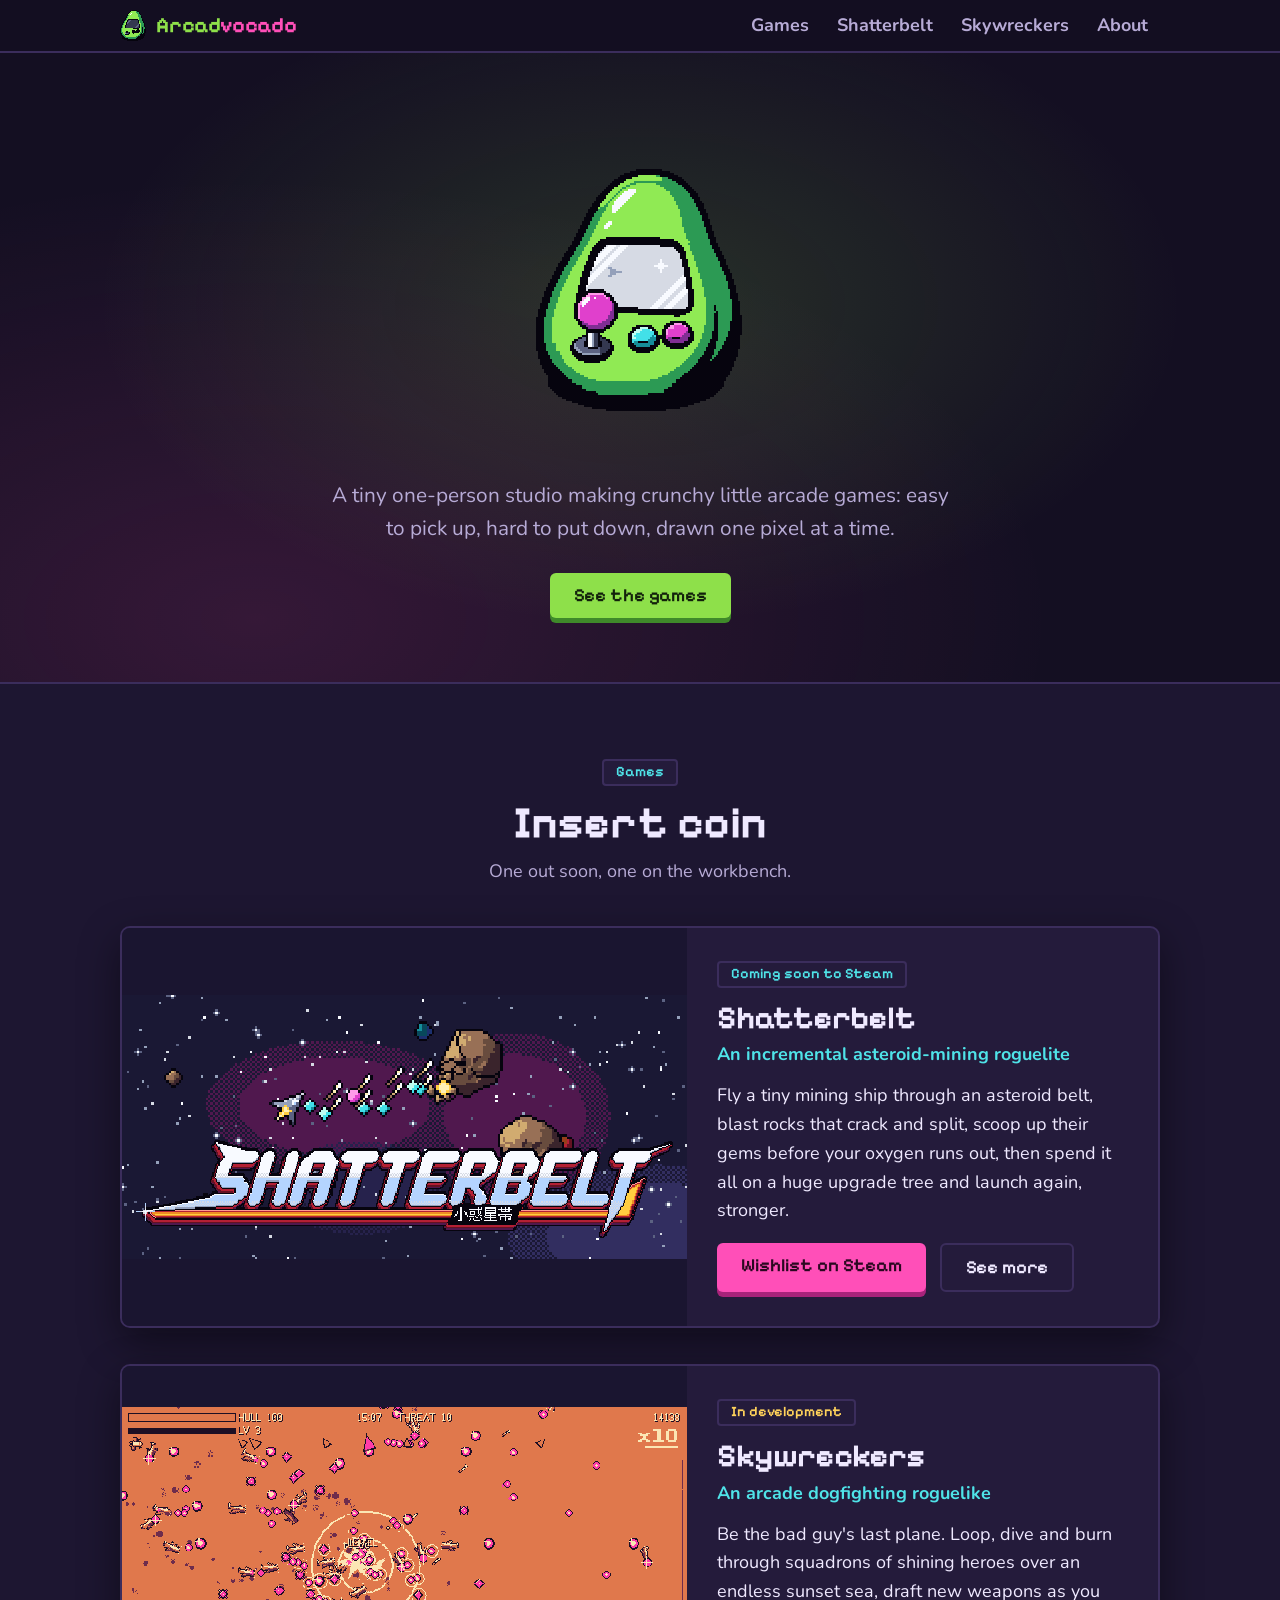
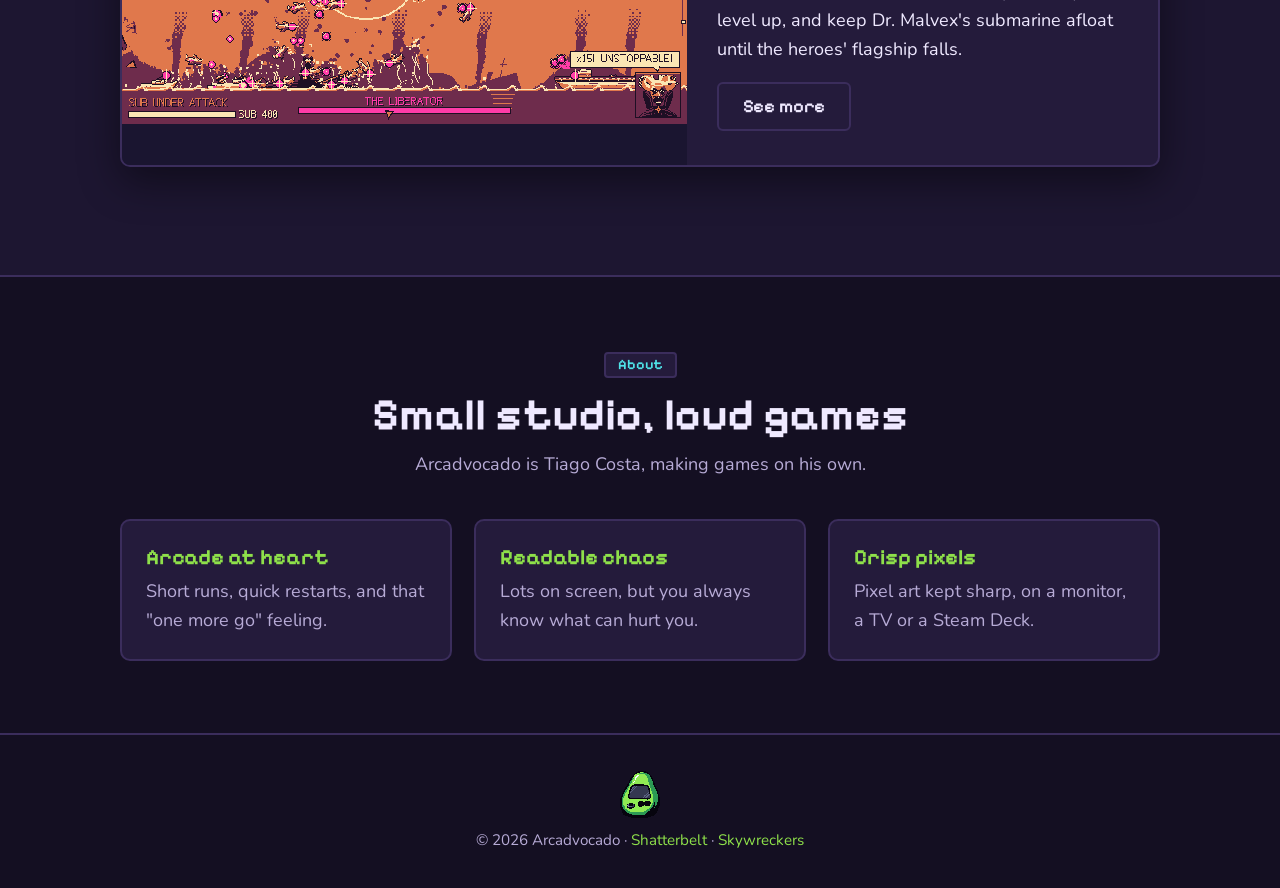
<file: index.html>
<!doctype html>
<html lang="en">
<head>
<meta charset="utf-8">
<meta name="viewport" content="width=device-width, initial-scale=1">
<title>Arcadvocado · tiny arcade games</title>
<meta name="description" content="Arcadvocado is a one-person indie studio making crunchy little arcade games in pixel art. Now: Shatterbelt, an asteroid-mining roguelite. Next: Skywreckers.">
<meta property="og:title" content="Arcadvocado">
<meta property="og:description" content="A one-person indie studio making crunchy little arcade games. Shatterbelt is coming to Steam.">
<meta property="og:image" content="https://arcadvocado.com/img/share.png">
<meta property="og:url" content="https://arcadvocado.com/">
<meta name="twitter:card" content="summary_large_image">
<link rel="icon" href="img/icon.png">
<link rel="preconnect" href="https://fonts.googleapis.com">
<link rel="preconnect" href="https://fonts.gstatic.com" crossorigin>
<link href="https://fonts.googleapis.com/css2?family=Pixelify+Sans:wght@500;600;700&family=Nunito:wght@400;600;700&display=swap" rel="stylesheet">
<link rel="stylesheet" href="style.css">
</head>
<body>

<header class="topbar">
  <div class="wrap">
    <nav>
      <a class="brand" href="./"><img class="px" src="img/icon.png" width="103" height="121" alt=""><span>Arcad<b>vocado</b></span></a>
      <ul>
        <li><a href="#games">Games</a></li>
        <li><a href="shatterbelt/">Shatterbelt</a></li>
        <li><a href="skywreckers/">Skywreckers</a></li>
        <li><a href="#about">About</a></li>
      </ul>
    </nav>
  </div>
</header>

<div class="studio-hero">
  <div id="studio-flash" aria-hidden="true"></div>
  <div class="wrap">
    <h1 class="studio-stage">
      <span class="sr">Arcadvocado</span>
      <canvas id="studio-logo" class="px" width="320" height="180" role="img" title="Play it again" aria-label="The Arcadvocado logo: an avocado-shaped arcade cabinet drops in, plays a riff on its joystick and buttons, and its name slams into place"></canvas>
      <noscript><img class="px" src="img/arcadvocado_logo.png" width="203" height="164" alt="The Arcadvocado logo" style="width:406px;margin:0 auto"></noscript>
    </h1>
    <p class="lead">A tiny one-person studio making crunchy little arcade games: easy to pick up, hard to put down, drawn one pixel at a time.</p>
    <div class="btns">
      <a class="btn btn-green" href="#games">See the games</a>
    </div>
  </div>
</div>

<section class="alt" id="games">
  <div class="wrap">
    <div class="section-title">
      <span class="tag">Games</span>
      <h2>Insert coin</h2>
      <p>One out soon, one on the workbench.</p>
    </div>

    <div class="game-card">
      <a class="art" href="shatterbelt/"><img class="px" src="img/shatterbelt/header.png" width="920" height="430" alt="Shatterbelt: a little mining ship firing at a cracking asteroid over the game's logo"></a>
      <div class="info">
        <span class="tag">Coming soon to Steam</span>
        <h3>Shatterbelt</h3>
        <p class="sub">An incremental asteroid-mining roguelite</p>
        <p>Fly a tiny mining ship through an asteroid belt, blast rocks that crack and split, scoop up their gems before your oxygen runs out, then spend it all on a huge upgrade tree and launch again, stronger.</p>
        <div class="btns">
          <a class="btn btn-pink" href="https://store.steampowered.com/app/2623060/">Wishlist on Steam</a>
          <a class="btn btn-line" href="shatterbelt/">See more</a>
        </div>
      </div>
    </div>

    <div class="game-card">
      <a class="art" href="skywreckers/"><img class="px" src="img/skywreckers/shots/liberator.webp" width="640" height="360" alt="Skywreckers: a sky full of hero fighters and pink flak over a sunset sea, a x10 combo on the counter"></a>
      <div class="info">
        <span class="tag dev">In development</span>
        <h3>Skywreckers</h3>
        <p class="sub">An arcade dogfighting roguelike</p>
        <p>Be the bad guy's last plane. Loop, dive and burn through squadrons of shining heroes over an endless sunset sea, draft new weapons as you level up, and keep Dr. Malvex's submarine afloat until the heroes' flagship falls.</p>
        <div class="btns">
          <a class="btn btn-line" href="skywreckers/">See more</a>
        </div>
      </div>
    </div>
  </div>
</section>

<section id="about">
  <div class="wrap">
    <div class="section-title">
      <span class="tag">About</span>
      <h2>Small studio, loud games</h2>
      <p>Arcadvocado is Tiago Costa, making games on his own.</p>
    </div>
    <div class="about-grid">
      <div class="bubble"><h3>Arcade at heart</h3><p>Short runs, quick restarts, and that "one more go" feeling.</p></div>
      <div class="bubble"><h3>Readable chaos</h3><p>Lots on screen, but you always know what can hurt you.</p></div>
      <div class="bubble"><h3>Crisp pixels</h3><p>Pixel art kept sharp, on a monitor, a TV or a Steam Deck.</p></div>
    </div>
  </div>
</section>

<footer>
  <img class="px" src="img/icon.png" width="103" height="121" alt="">
  © 2026 Arcadvocado · <a href="shatterbelt/">Shatterbelt</a> · <a href="skywreckers/">Skywreckers</a>
</footer>

<script src="js/studio.js"></script>
</body>
</html>
</file>
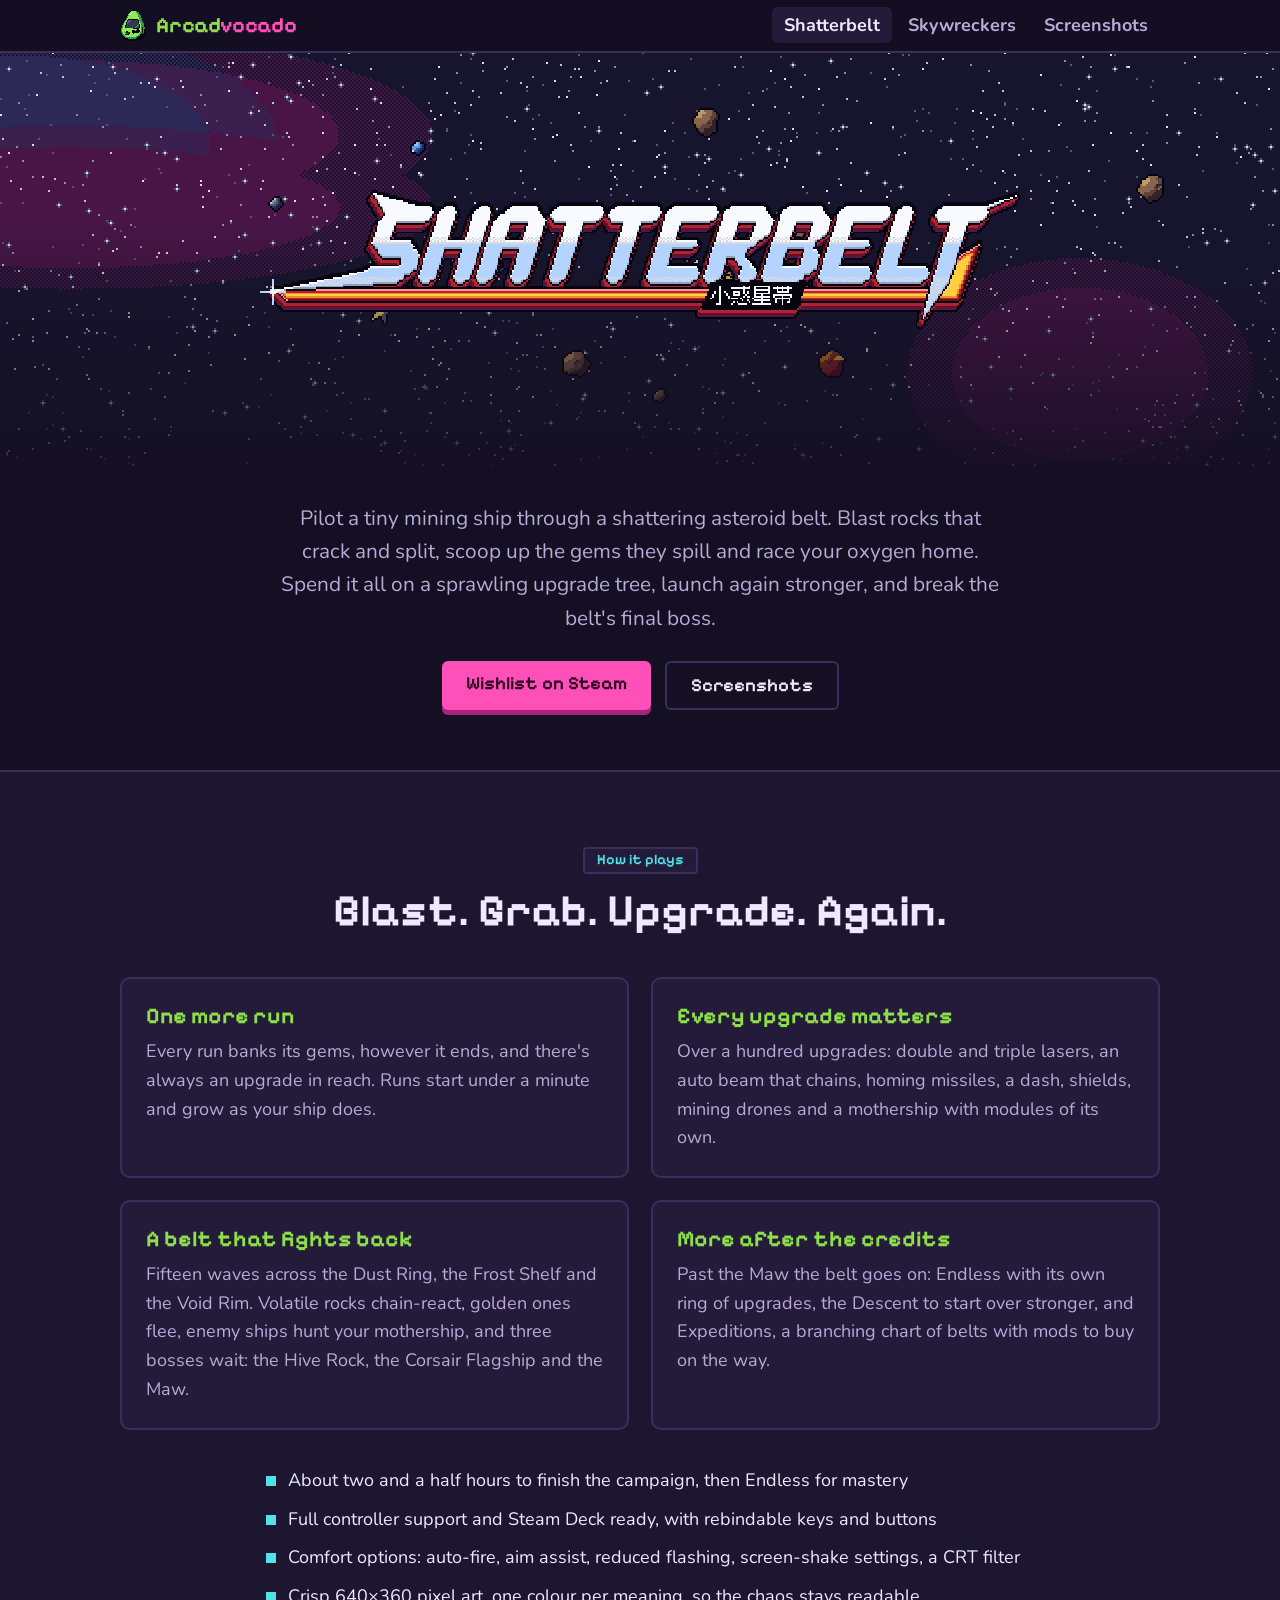
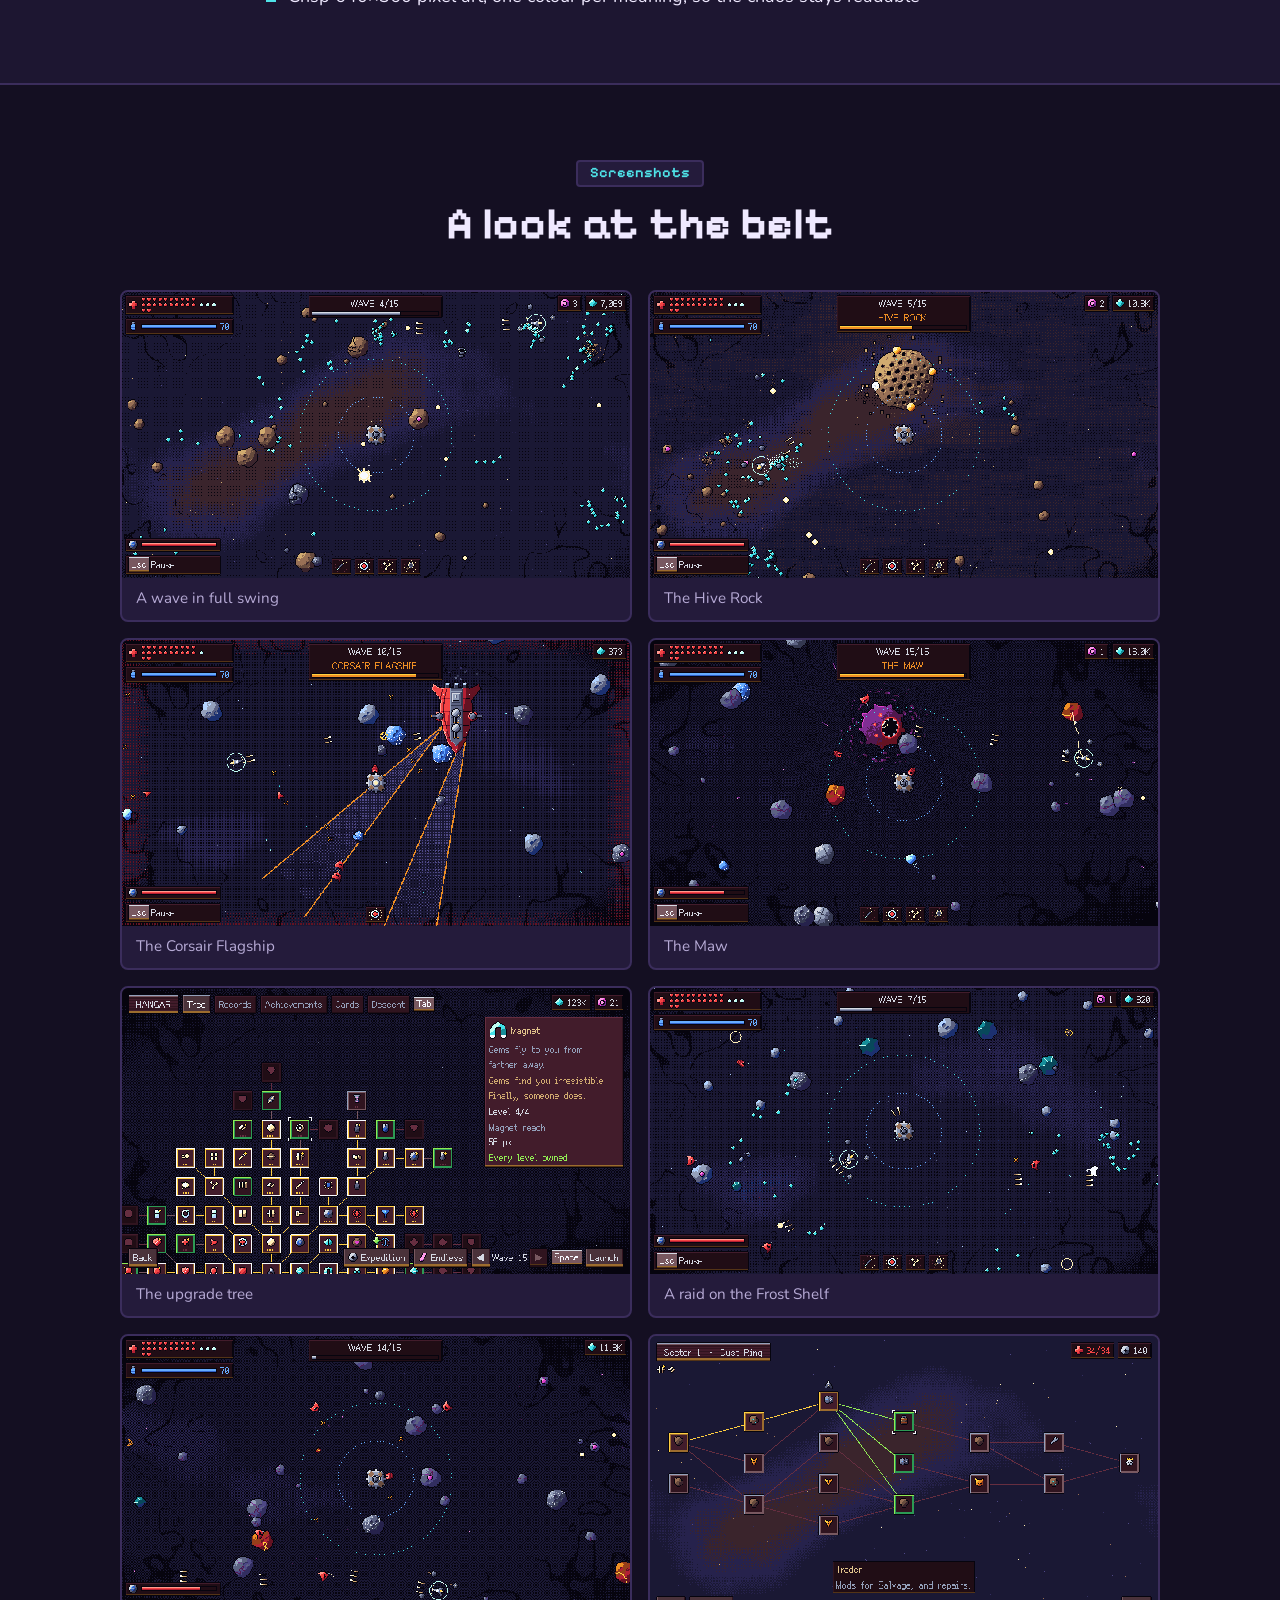
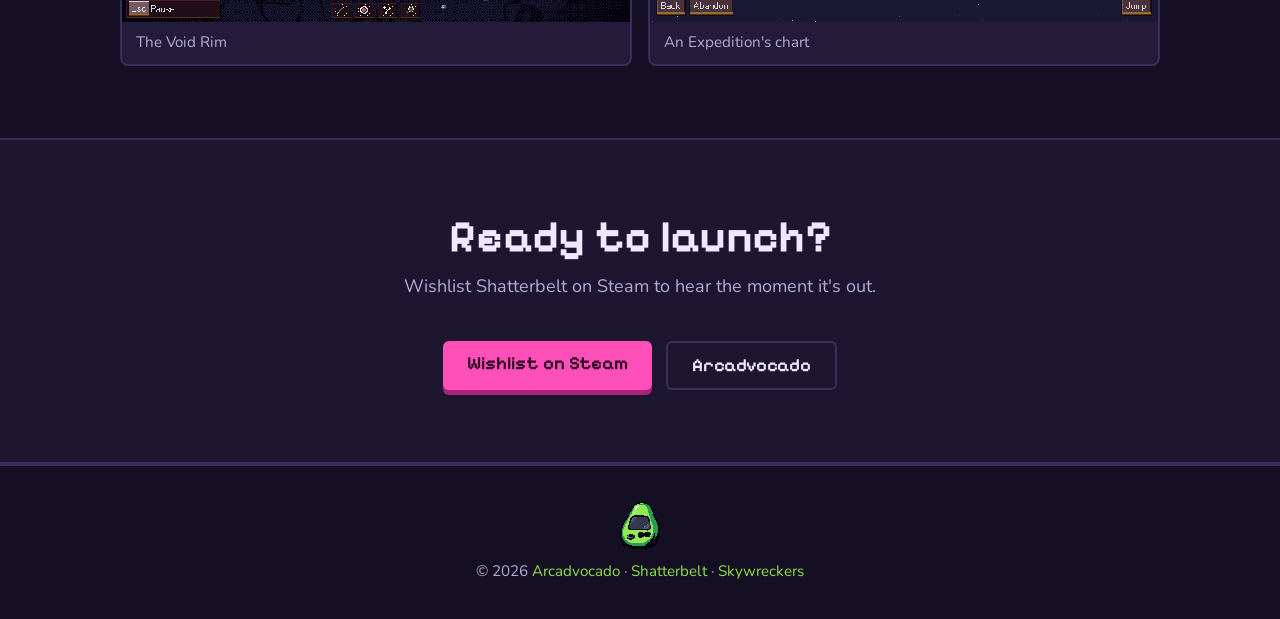
<file: shatterbelt/index.html>
<!doctype html>
<html lang="en">
<head>
<meta charset="utf-8">
<meta name="viewport" content="width=device-width, initial-scale=1">
<title>Shatterbelt · Arcadvocado</title>
<meta name="description" content="Pilot a tiny mining ship through a shattering asteroid belt. Blast rocks that crack and split, grab their gems before your oxygen runs out, and spend them on a 100+ node upgrade tree. Wishlist Shatterbelt on Steam.">
<meta property="og:title" content="Shatterbelt">
<meta property="og:description" content="Blast rocks, grab gems, race your oxygen home, upgrade, go again. Wishlist on Steam.">
<meta property="og:image" content="https://arcadvocado.com/img/shatterbelt/header.png">
<meta property="og:url" content="https://arcadvocado.com/shatterbelt/">
<meta name="twitter:card" content="summary_large_image">
<link rel="icon" href="../img/icon.png">
<link rel="preconnect" href="https://fonts.googleapis.com">
<link rel="preconnect" href="https://fonts.gstatic.com" crossorigin>
<link href="https://fonts.googleapis.com/css2?family=Pixelify+Sans:wght@500;600;700&family=Nunito:wght@400;600;700&display=swap" rel="stylesheet">
<link rel="stylesheet" href="../style.css">
</head>
<body>

<header class="topbar">
  <div class="wrap">
    <nav>
      <a class="brand" href="../"><img class="px" src="../img/icon.png" width="103" height="121" alt=""><span>Arcad<b>vocado</b></span></a>
      <ul>
        <li><a href="../shatterbelt/" aria-current="page">Shatterbelt</a></li>
        <li><a href="../skywreckers/">Skywreckers</a></li>
        <li><a href="#screens">Screenshots</a></li>
      </ul>
    </nav>
  </div>
</header>

<div class="game-hero">
  <img class="backdrop px" src="../img/shatterbelt/hero.png" width="1920" height="620" alt="">
  <div class="over">
    <h1 style="margin:0"><span class="sr">Shatterbelt</span><img class="title-logo px" src="../img/shatterbelt/logo.png" width="874" height="160" alt="Shatterbelt"></h1>
  </div>
</div>
<div class="game-intro">
  <div class="wrap">
    <p class="lead">Pilot a tiny mining ship through a shattering asteroid belt. Blast rocks that crack and split, scoop up the gems they spill and race your oxygen home. Spend it all on a sprawling upgrade tree, launch again stronger, and break the belt's final boss.</p>
    <div class="btns">
      <a class="btn btn-pink" href="https://store.steampowered.com/app/2623060/">Wishlist on Steam</a>
      <a class="btn btn-line" href="#screens">Screenshots</a>
    </div>
  </div>
</div>

<section class="alt" id="play">
  <div class="wrap">
    <div class="section-title">
      <span class="tag">How it plays</span>
      <h2>Blast. Grab. Upgrade. Again.</h2>
    </div>
    <div class="features">
      <div class="feature"><h3>One more run</h3><p>Every run banks its gems, however it ends, and there's always an upgrade in reach. Runs start under a minute and grow as your ship does.</p></div>
      <div class="feature"><h3>Every upgrade matters</h3><p>Over a hundred upgrades: double and triple lasers, an auto beam that chains, homing missiles, a dash, shields, mining drones and a mothership with modules of its own.</p></div>
      <div class="feature"><h3>A belt that fights back</h3><p>Fifteen waves across the Dust Ring, the Frost Shelf and the Void Rim. Volatile rocks chain-react, golden ones flee, enemy ships hunt your mothership, and three bosses wait: the Hive Rock, the Corsair Flagship and the Maw.</p></div>
      <div class="feature"><h3>More after the credits</h3><p>Past the Maw the belt goes on: Endless with its own ring of upgrades, the Descent to start over stronger, and Expeditions, a branching chart of belts with mods to buy on the way.</p></div>
    </div>
    <ul class="facts">
      <li>About two and a half hours to finish the campaign, then Endless for mastery</li>
      <li>Full controller support and Steam Deck ready, with rebindable keys and buttons</li>
      <li>Comfort options: auto-fire, aim assist, reduced flashing, screen-shake settings, a CRT filter</li>
      <li>Crisp 640×360 pixel art, one colour per meaning, so the chaos stays readable</li>
    </ul>
  </div>
</section>

<section id="screens">
  <div class="wrap">
    <div class="section-title">
      <span class="tag">Screenshots</span>
      <h2>A look at the belt</h2>
    </div>
    <div class="gallery">
      <figure><img class="px" src="../img/shatterbelt/shots/crowd.webp" width="1920" height="1080" loading="lazy" alt="The ship in a crowded wave of asteroids and gems"><figcaption>A wave in full swing</figcaption></figure>
      <figure><img class="px" src="../img/shatterbelt/shots/hive.webp" width="1920" height="1080" loading="lazy" alt="The Hive Rock boss over the mothership"><figcaption>The Hive Rock</figcaption></figure>
      <figure><img class="px" src="../img/shatterbelt/shots/corsair.webp" width="1920" height="1080" loading="lazy" alt="The Corsair Flagship sweeping the belt with beams"><figcaption>The Corsair Flagship</figcaption></figure>
      <figure><img class="px" src="../img/shatterbelt/shots/maw.webp" width="1920" height="1080" loading="lazy" alt="The Maw, the final boss"><figcaption>The Maw</figcaption></figure>
      <figure><img class="px" src="../img/shatterbelt/shots/hangar.webp" width="1920" height="1080" loading="lazy" alt="The upgrade tree in the Hangar"><figcaption>The upgrade tree</figcaption></figure>
      <figure><img class="px" src="../img/shatterbelt/shots/frost_raid.webp" width="1920" height="1080" loading="lazy" alt="Raiders in the Frost Shelf"><figcaption>A raid on the Frost Shelf</figcaption></figure>
      <figure><img class="px" src="../img/shatterbelt/shots/void_storm.webp" width="1920" height="1080" loading="lazy" alt="A storm of rocks in the Void Rim"><figcaption>The Void Rim</figcaption></figure>
      <figure><img class="px" src="../img/shatterbelt/shots/expedition.webp" width="1920" height="1080" loading="lazy" alt="The branching chart of an Expedition"><figcaption>An Expedition's chart</figcaption></figure>
    </div>
  </div>
</section>

<section class="alt cta">
  <div class="wrap">
    <div class="section-title">
      <h2>Ready to launch?</h2>
      <p>Wishlist Shatterbelt on Steam to hear the moment it's out.</p>
    </div>
    <div class="btns">
      <a class="btn btn-pink" href="https://store.steampowered.com/app/2623060/">Wishlist on Steam</a>
      <a class="btn btn-line" href="../">Arcadvocado</a>
    </div>
  </div>
</section>

<footer>
  <img class="px" src="../img/icon.png" width="103" height="121" alt="">
  © 2026 <a href="../">Arcadvocado</a> · <a href="../shatterbelt/">Shatterbelt</a> · <a href="../skywreckers/">Skywreckers</a>
</footer>

</body>
</html>
</file>
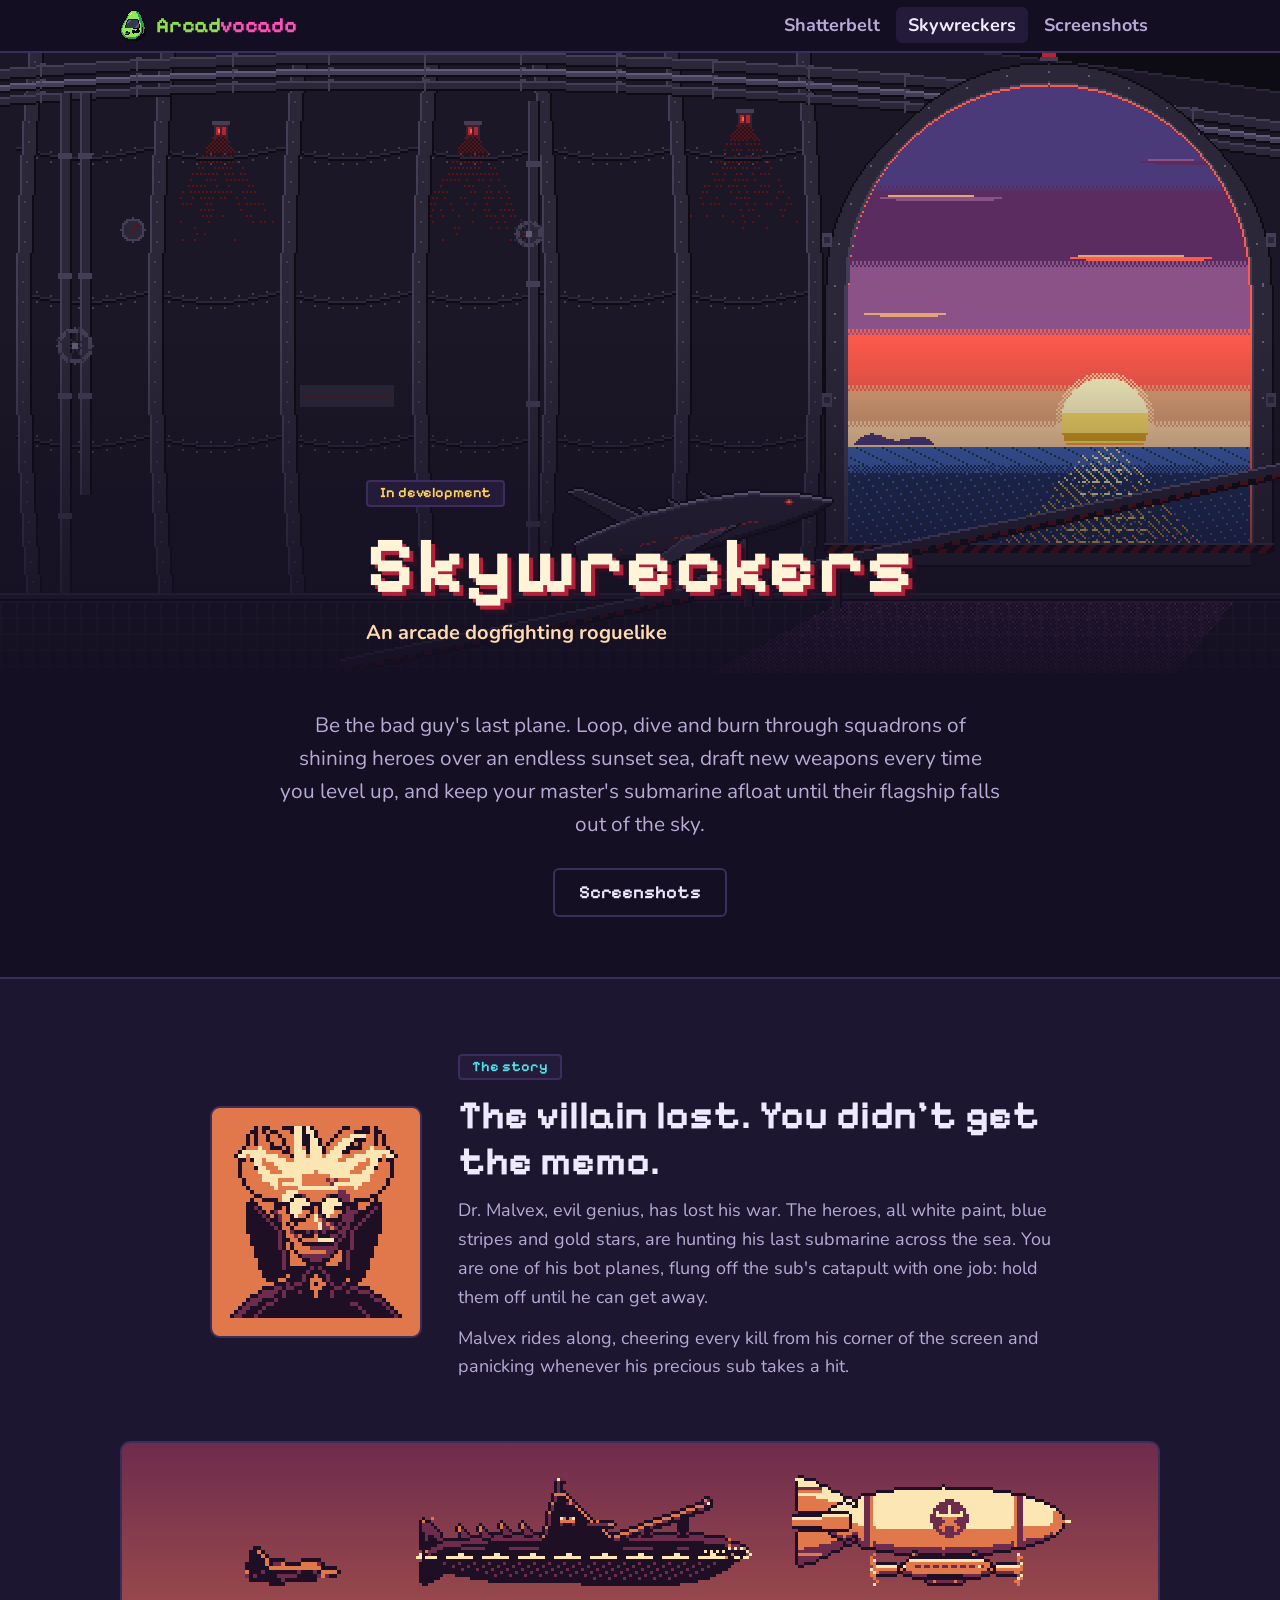
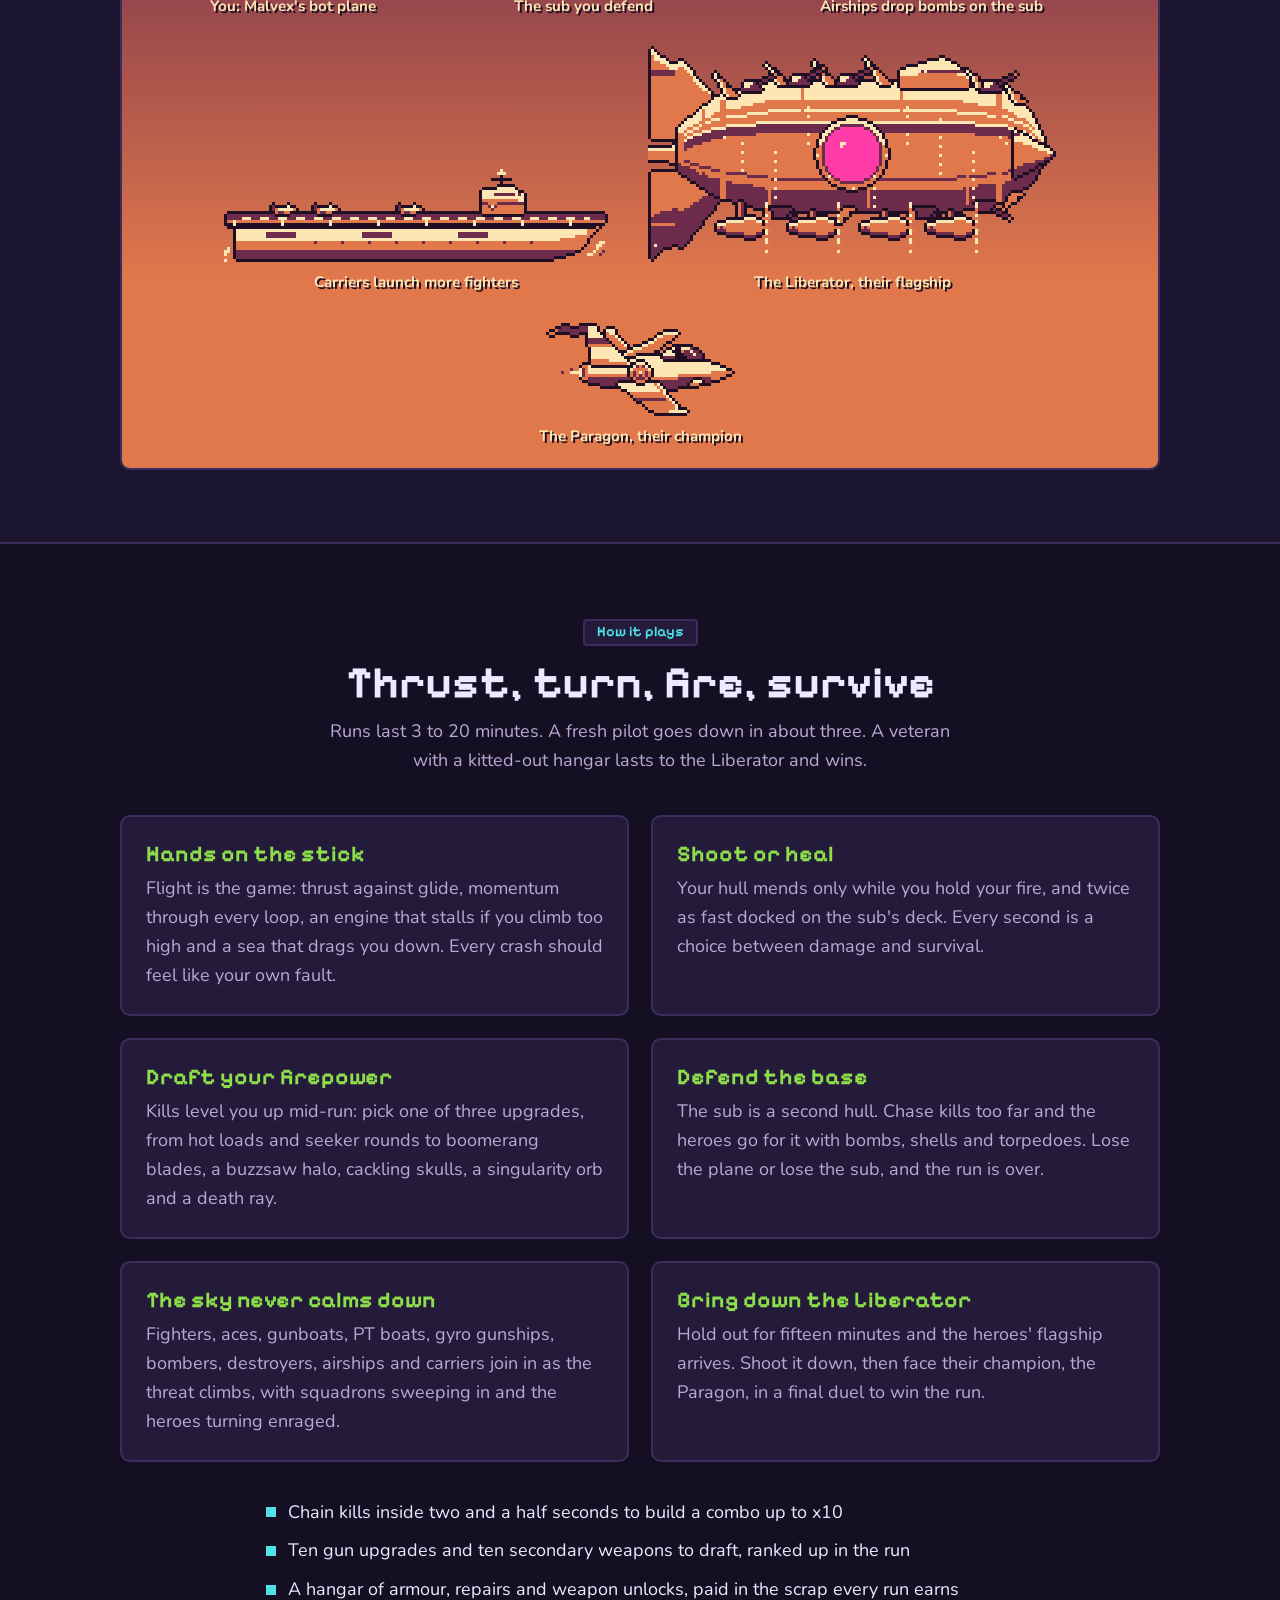
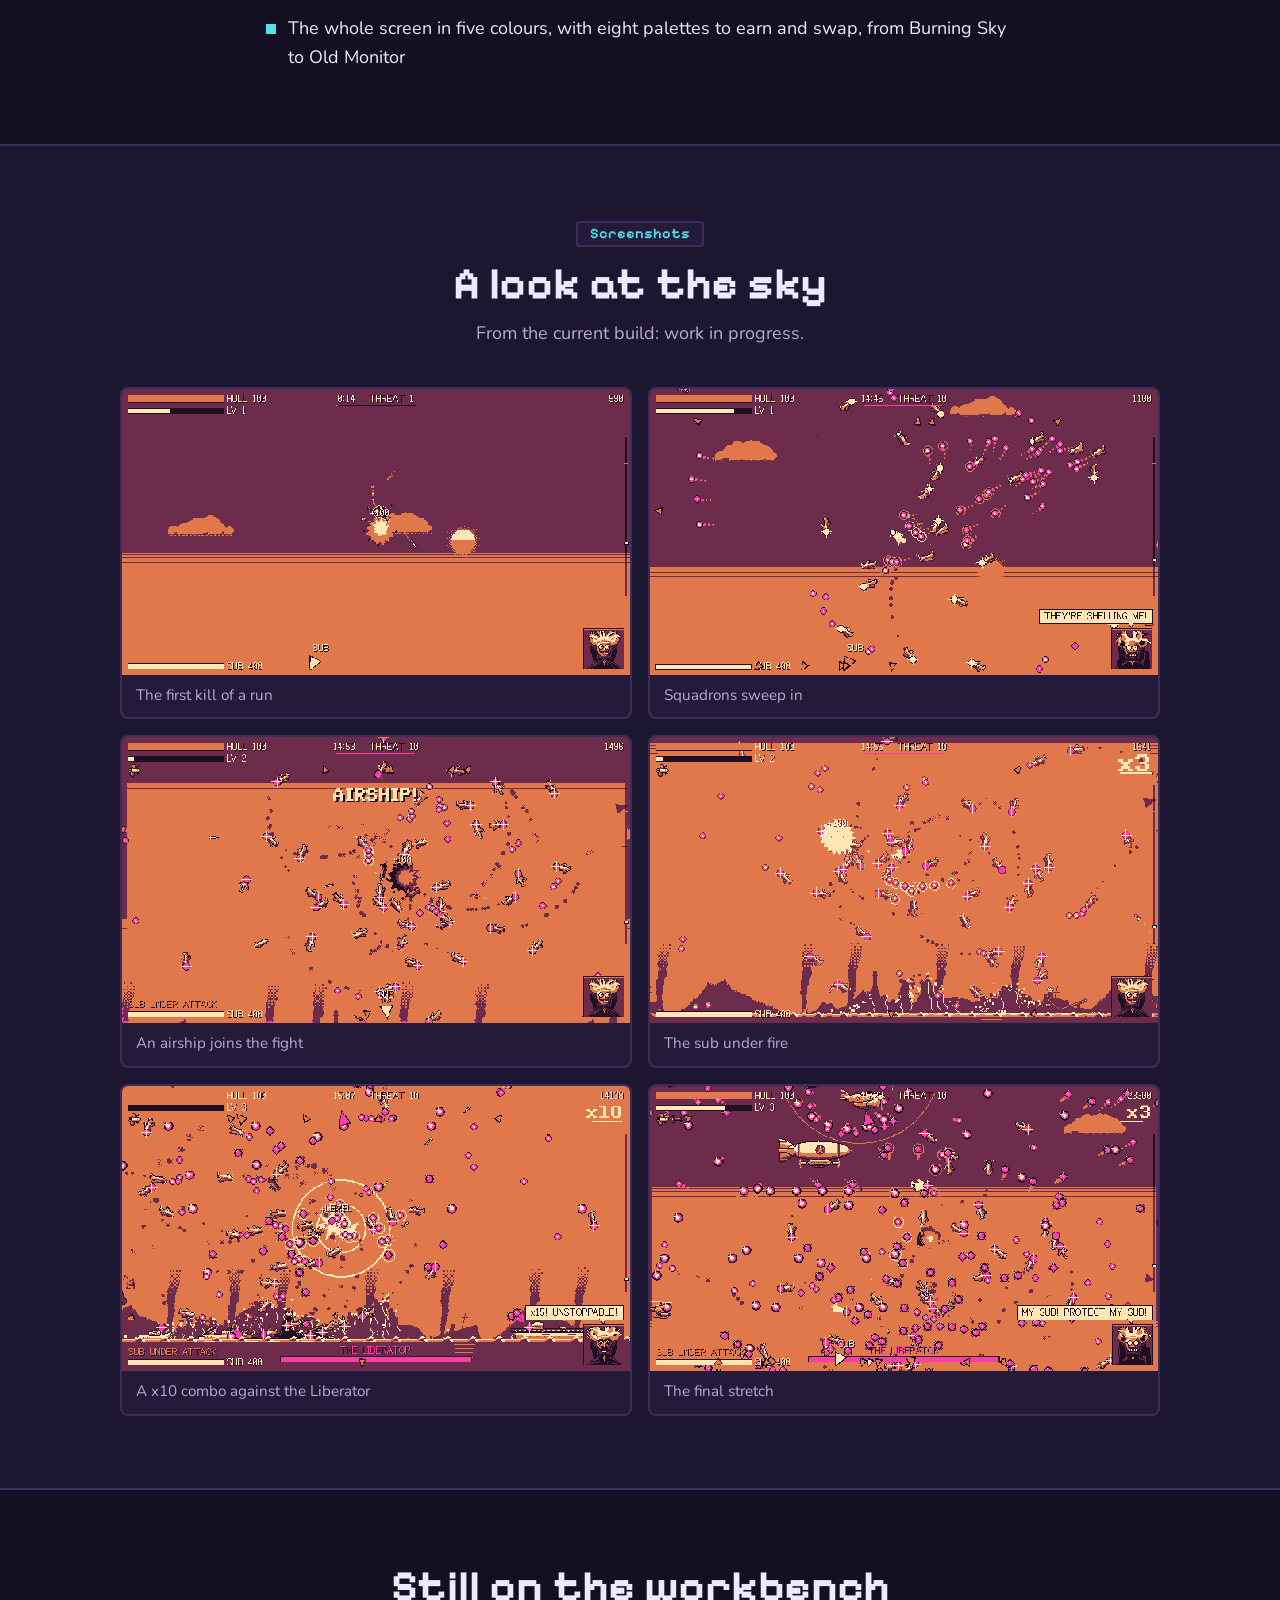
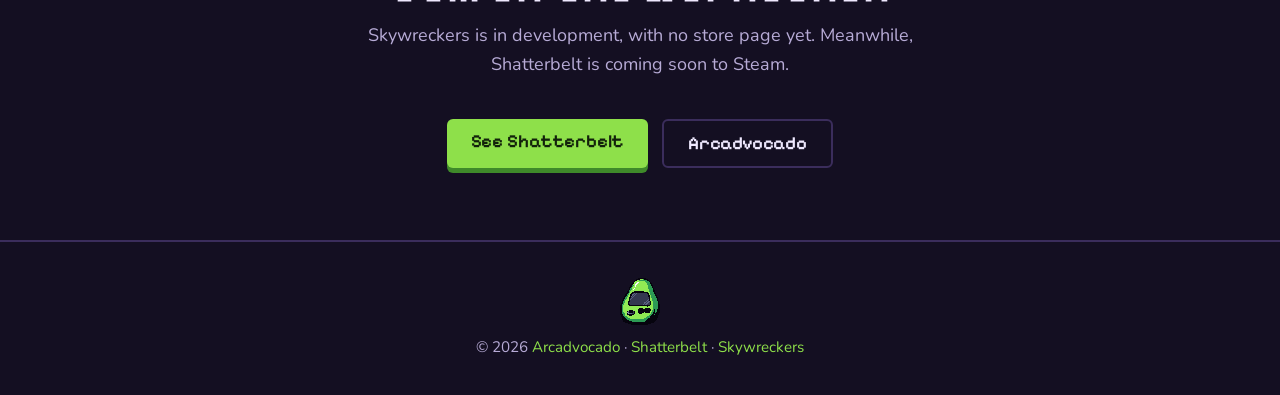
<file: skywreckers/index.html>
<!doctype html>
<html lang="en">
<head>
<meta charset="utf-8">
<meta name="viewport" content="width=device-width, initial-scale=1">
<title>Skywreckers · Arcadvocado</title>
<meta name="description" content="Skywreckers is an arcade dogfighting roguelike in development at Arcadvocado: fly the evil Dr. Malvex's last bot plane over an endless sunset sea, draft your firepower mid-run and keep his submarine afloat until the heroes' flagship falls.">
<meta property="og:title" content="Skywreckers">
<meta property="og:description" content="An arcade dogfighting roguelike, in development at Arcadvocado.">
<meta property="og:image" content="https://arcadvocado.com/img/skywreckers/share.png">
<meta property="og:url" content="https://arcadvocado.com/skywreckers/">
<meta name="twitter:card" content="summary_large_image">
<link rel="icon" href="../img/icon.png">
<link rel="preconnect" href="https://fonts.googleapis.com">
<link rel="preconnect" href="https://fonts.gstatic.com" crossorigin>
<link href="https://fonts.googleapis.com/css2?family=Pixelify+Sans:wght@500;600;700&family=Nunito:wght@400;600;700&display=swap" rel="stylesheet">
<link rel="stylesheet" href="../style.css">
</head>
<body>

<header class="topbar">
  <div class="wrap">
    <nav>
      <a class="brand" href="../"><img class="px" src="../img/icon.png" width="103" height="121" alt=""><span>Arcad<b>vocado</b></span></a>
      <ul>
        <li><a href="../shatterbelt/">Shatterbelt</a></li>
        <li><a href="../skywreckers/" aria-current="page">Skywreckers</a></li>
        <li><a href="#screens">Screenshots</a></li>
      </ul>
    </nav>
  </div>
</header>

<div class="sky-hero">
  <img class="backdrop px" src="../img/skywreckers/hangar.png" width="640" height="360" alt="A dark bot jet on its catapult inside a submarine hangar, a sunset sea through the open hatch">
  <div class="over">
    <div class="wrap">
      <span class="tag dev">In development</span>
      <h1>Skywreckers</h1>
      <p class="tagline">An arcade dogfighting roguelike</p>
    </div>
  </div>
</div>
<div class="game-intro">
  <div class="wrap">
    <p class="lead">Be the bad guy's last plane. Loop, dive and burn through squadrons of shining heroes over an endless sunset sea, draft new weapons every time you level up, and keep your master's submarine afloat until their flagship falls out of the sky.</p>
    <div class="btns">
      <a class="btn btn-line" href="#screens">Screenshots</a>
    </div>
  </div>
</div>

<section class="alt" id="story">
  <div class="wrap">
    <div class="story">
      <figure class="portrait"><img class="px" src="../img/skywreckers/malvex.png" width="43" height="48" alt="Dr. Malvex, a grinning mad scientist with wild white hair and round goggles"></figure>
      <div>
        <span class="tag">The story</span>
        <h2>The villain lost. You didn't get the memo.</h2>
        <p>Dr. Malvex, evil genius, has lost his war. The heroes, all white paint, blue stripes and gold stars, are hunting his last submarine across the sea. You are one of his bot planes, flung off the sub's catapult with one job: hold them off until he can get away.</p>
        <p>Malvex rides along, cheering every kill from his corner of the screen and panicking whenever his precious sub takes a hit.</p>
      </div>
    </div>
    <div class="cast-strip">
      <figure><img class="px" src="../img/skywreckers/jet.png" width="24" height="10" alt="The bot jet" style="width:96px"><figcaption>You: Malvex's bot plane</figcaption></figure>
      <figure><img class="px" src="../img/skywreckers/sub.png" width="112" height="36" alt="Dr. Malvex's submarine" style="width:336px"><figcaption>The sub you defend</figcaption></figure>
      <figure><img class="px" src="../img/skywreckers/airship.png" width="93" height="37" alt="A heroes' airship with a star on its envelope" style="width:279px"><figcaption>Airships drop bombs on the sub</figcaption></figure>
      <figure><img class="px" src="../img/skywreckers/carrier.png" width="128" height="31" alt="A heroes' aircraft carrier" style="width:384px"><figcaption>Carriers launch more fighters</figcaption></figure>
      <figure><img class="px" src="../img/skywreckers/liberator.png" width="136" height="72" alt="The Liberator, a huge armoured airship with a glowing core" style="width:408px"><figcaption>The Liberator, their flagship</figcaption></figure>
      <figure><img class="px" src="../img/skywreckers/paragon.png" width="63" height="31" alt="The Paragon, the heroes' champion jet" style="width:189px"><figcaption>The Paragon, their champion</figcaption></figure>
    </div>
  </div>
</section>

<section id="play">
  <div class="wrap">
    <div class="section-title">
      <span class="tag">How it plays</span>
      <h2>Thrust, turn, fire, survive</h2>
      <p>Runs last 3 to 20 minutes. A fresh pilot goes down in about three. A veteran with a kitted-out hangar lasts to the Liberator and wins.</p>
    </div>
    <div class="features">
      <div class="feature"><h3>Hands on the stick</h3><p>Flight is the game: thrust against glide, momentum through every loop, an engine that stalls if you climb too high and a sea that drags you down. Every crash should feel like your own fault.</p></div>
      <div class="feature"><h3>Shoot or heal</h3><p>Your hull mends only while you hold your fire, and twice as fast docked on the sub's deck. Every second is a choice between damage and survival.</p></div>
      <div class="feature"><h3>Draft your firepower</h3><p>Kills level you up mid-run: pick one of three upgrades, from hot loads and seeker rounds to boomerang blades, a buzzsaw halo, cackling skulls, a singularity orb and a death ray.</p></div>
      <div class="feature"><h3>Defend the base</h3><p>The sub is a second hull. Chase kills too far and the heroes go for it with bombs, shells and torpedoes. Lose the plane or lose the sub, and the run is over.</p></div>
      <div class="feature"><h3>The sky never calms down</h3><p>Fighters, aces, gunboats, PT boats, gyro gunships, bombers, destroyers, airships and carriers join in as the threat climbs, with squadrons sweeping in and the heroes turning enraged.</p></div>
      <div class="feature"><h3>Bring down the Liberator</h3><p>Hold out for fifteen minutes and the heroes' flagship arrives. Shoot it down, then face their champion, the Paragon, in a final duel to win the run.</p></div>
    </div>
    <ul class="facts">
      <li>Chain kills inside two and a half seconds to build a combo up to x10</li>
      <li>Ten gun upgrades and ten secondary weapons to draft, ranked up in the run</li>
      <li>A hangar of armour, repairs and weapon unlocks, paid in the scrap every run earns</li>
      <li>The whole screen in five colours, with eight palettes to earn and swap, from Burning Sky to Old Monitor</li>
    </ul>
  </div>
</section>

<section class="alt" id="screens">
  <div class="wrap">
    <div class="section-title">
      <span class="tag">Screenshots</span>
      <h2>A look at the sky</h2>
      <p>From the current build: work in progress.</p>
    </div>
    <div class="gallery">
      <figure><img class="px" src="../img/skywreckers/shots/sunset.webp" width="640" height="360" loading="lazy" alt="The bot jet downs a fighter over the sunset sea"><figcaption>The first kill of a run</figcaption></figure>
      <figure><img class="px" src="../img/skywreckers/shots/squadrons.webp" width="640" height="360" loading="lazy" alt="Squadrons of hero fighters filling the sky with fire"><figcaption>Squadrons sweep in</figcaption></figure>
      <figure><img class="px" src="../img/skywreckers/shots/airship.webp" width="640" height="360" loading="lazy" alt="An airship arriving among dozens of fighters"><figcaption>An airship joins the fight</figcaption></figure>
      <figure><img class="px" src="../img/skywreckers/shots/bombardment.webp" width="640" height="360" loading="lazy" alt="Shells raining on the sea while the bot jet scores a kill"><figcaption>The sub under fire</figcaption></figure>
      <figure><img class="px" src="../img/skywreckers/shots/liberator.webp" width="640" height="360" loading="lazy" alt="A x10 combo while the Liberator battle rages"><figcaption>A x10 combo against the Liberator</figcaption></figure>
      <figure><img class="px" src="../img/skywreckers/shots/endgame.webp" width="640" height="360" loading="lazy" alt="The Liberator's escorts and an airship in a sky full of shots"><figcaption>The final stretch</figcaption></figure>
    </div>
  </div>
</section>

<section class="cta">
  <div class="wrap">
    <div class="section-title">
      <h2>Still on the workbench</h2>
      <p>Skywreckers is in development, with no store page yet. Meanwhile, Shatterbelt is coming soon to Steam.</p>
    </div>
    <div class="btns">
      <a class="btn btn-green" href="../shatterbelt/">See Shatterbelt</a>
      <a class="btn btn-line" href="../">Arcadvocado</a>
    </div>
  </div>
</section>

<footer>
  <img class="px" src="../img/icon.png" width="103" height="121" alt="">
  © 2026 <a href="../">Arcadvocado</a> · <a href="../shatterbelt/">Shatterbelt</a> · <a href="../skywreckers/">Skywreckers</a>
</footer>

</body>
</html>
</file>
<file: style.css>
/* Arcadvocado: one stylesheet for the studio page and every game page. */
:root {
  --night: #140f22;
  --night-2: #1d1631;
  --panel: #241b3b;
  --line: #3b2d5c;
  --avocado: #8ee04a;
  --avocado-deep: #3f8a2a;
  --magenta: #ff4fb8;
  --magenta-deep: #a8237a;
  --cyan: #4fe3e8;
  --gold: #ffd25a;
  --text: #efe9ff;
  --text-soft: #b7abd6;
  --shadow: 0 14px 40px rgba(0, 0, 0, 0.45);
}

* { box-sizing: border-box; }
html { scroll-behavior: smooth; }
body {
  margin: 0; background: var(--night); color: var(--text);
  font-family: "Nunito", system-ui, sans-serif; font-size: 18px; line-height: 1.6; overflow-x: hidden;
}
h1, h2, h3, .brand, .btn, .tag { font-family: "Pixelify Sans", "Nunito", sans-serif; line-height: 1.15; }
a { color: inherit; }
img { max-width: 100%; height: auto; display: block; }
.px { image-rendering: pixelated; image-rendering: crisp-edges; }
.wrap { max-width: 1080px; margin: 0 auto; padding: 0 20px; }
.sr { position: absolute; width: 1px; height: 1px; overflow: hidden; clip: rect(0 0 0 0); }

/* ---------- Nav ---------- */
.topbar { position: sticky; top: 0; z-index: 10; background: rgba(20, 15, 34, 0.88); backdrop-filter: blur(6px); border-bottom: 2px solid var(--line); }
nav { display: flex; align-items: center; justify-content: space-between; padding: 10px 0; gap: 12px; flex-wrap: wrap; }
.brand { display: flex; align-items: center; gap: 10px; font-size: 1.35rem; font-weight: 700; text-decoration: none; color: var(--avocado); }
.brand img { width: 26px; height: auto; }
.brand span b { color: var(--magenta); font-weight: 700; }
nav ul { list-style: none; display: flex; gap: 4px; margin: 0; padding: 0; flex-wrap: wrap; }
nav ul a { text-decoration: none; font-weight: 700; color: var(--text-soft); padding: 6px 12px; border-radius: 6px; }
nav ul a:hover, nav ul a[aria-current="page"] { color: var(--text); background: var(--panel); }

/* ---------- Buttons and tags ---------- */
.btn {
  display: inline-block; text-decoration: none; font-weight: 600; font-size: 1.15rem; padding: 12px 24px;
  border-radius: 6px; transition: transform .12s, box-shadow .12s; border: 0;
}
.btn:hover { transform: translateY(-2px); }
.btn-green { background: var(--avocado); color: #12210b; box-shadow: 0 5px 0 var(--avocado-deep); }
.btn-green:hover { box-shadow: 0 7px 0 var(--avocado-deep); }
.btn-pink { background: var(--magenta); color: #2a0820; box-shadow: 0 5px 0 var(--magenta-deep); }
.btn-pink:hover { box-shadow: 0 7px 0 var(--magenta-deep); }
.btn-line { color: var(--text); border: 2px solid var(--line); }
.btn-line:hover { border-color: var(--cyan); }
.btns { display: flex; gap: 14px; flex-wrap: wrap; }
.tag {
  display: inline-block; font-weight: 600; font-size: .9rem; padding: 3px 12px; border-radius: 4px;
  background: var(--panel); border: 2px solid var(--line); color: var(--cyan); margin-bottom: 12px;
}
.tag.dev { color: var(--gold); }

/* ---------- Sections ---------- */
section { padding: 72px 0; }
.alt { background: var(--night-2); border-top: 2px solid var(--line); border-bottom: 2px solid var(--line); }
.section-title { text-align: center; margin-bottom: 40px; }
.section-title h2 { font-size: clamp(2rem, 5vw, 2.8rem); margin: 0 0 8px; }
.section-title p { margin: 0 auto; color: var(--text-soft); max-width: 640px; }

/* ---------- Studio hero ---------- */
.studio-hero {
  text-align: center; padding: 56px 0 64px;
  background:
    radial-gradient(ellipse at 50% 40%, rgba(142, 224, 74, 0.16), transparent 60%),
    radial-gradient(ellipse at 20% 90%, rgba(255, 79, 184, 0.14), transparent 55%),
    var(--night);
}
.studio-hero { position: relative; overflow: hidden; }
.studio-stage { margin: 0 0 10px; display: flex; justify-content: center; }
.studio-stage canvas { display: block; cursor: pointer; max-width: 100%; }
#studio-flash { position: absolute; inset: 0; background: #f8faff; opacity: 0; pointer-events: none; z-index: 2; }
.studio-hero .lead { font-size: 1.3rem; max-width: 620px; margin: 0 auto 28px; color: var(--text-soft); }
.studio-hero .btns { justify-content: center; }

/* ---------- Game cards (home) ---------- */
.game-card {
  display: grid; grid-template-columns: 1.2fr 1fr; background: var(--panel); border: 2px solid var(--line);
  border-radius: 10px; overflow: hidden; box-shadow: var(--shadow); margin-bottom: 36px;
}
.game-card .art { display: flex; align-items: center; background: #1a1530; }
.game-card .art img { width: 100%; height: auto; }
.game-card .info { padding: 30px 30px 34px; }
.game-card h3 { font-size: 2rem; margin: 0 0 4px; }
.game-card .sub { color: var(--cyan); font-weight: 700; margin: 0 0 12px; }
.game-card p { margin: 0 0 18px; }
.game-card .info .btns { margin-top: 8px; }

/* ---------- About ---------- */
.about-grid { display: grid; grid-template-columns: repeat(3, 1fr); gap: 22px; }
.bubble { background: var(--panel); border: 2px solid var(--line); border-radius: 10px; padding: 24px; }
.bubble h3 { margin: 0 0 8px; font-size: 1.35rem; color: var(--avocado); }
.bubble p { margin: 0; color: var(--text-soft); }

/* ---------- Game page hero ---------- */
.game-hero { position: relative; background: #000; }
.game-hero .backdrop { width: 100%; aspect-ratio: 1920 / 620; min-height: 260px; object-fit: cover; opacity: .9; }
.game-hero .over {
  position: absolute; inset: 0; display: flex; flex-direction: column; align-items: center; justify-content: center;
  padding: 20px; text-align: center; background: linear-gradient(180deg, transparent 40%, rgba(20, 15, 34, .85));
}
.game-hero .title-logo { width: min(760px, 92vw); }
.game-intro { text-align: center; padding: 36px 0 60px; }
.game-intro .lead { font-size: 1.3rem; max-width: 720px; margin: 0 auto 26px; color: var(--text-soft); }
.game-intro .btns { justify-content: center; }

/* ---------- Feature rows ---------- */
.features { display: grid; grid-template-columns: repeat(2, 1fr); gap: 22px; }
.feature { background: var(--panel); border: 2px solid var(--line); border-radius: 10px; padding: 24px; }
.feature h3 { margin: 0 0 8px; font-size: 1.4rem; color: var(--avocado); }
.feature p { margin: 0; color: var(--text-soft); }
.facts { list-style: none; padding: 0; margin: 36px auto 0; max-width: 760px; display: grid; gap: 10px; }
.facts li { padding-left: 28px; position: relative; }
.facts li::before { content: ""; position: absolute; left: 6px; top: .55em; width: 10px; height: 10px; background: var(--cyan); }

/* ---------- Gallery ---------- */
.gallery { display: grid; grid-template-columns: repeat(2, 1fr); gap: 16px; }
.gallery figure { margin: 0; background: var(--panel); border: 2px solid var(--line); border-radius: 8px; overflow: hidden; }
.gallery figcaption { padding: 8px 14px 10px; color: var(--text-soft); font-size: .95rem; }

/* ---------- In development (Skywreckers) ---------- */
.sky-hero { position: relative; background: #000; }
.sky-hero .backdrop { width: 100%; aspect-ratio: 16 / 9; max-height: 620px; object-fit: cover; object-position: 50% 60%; }
.sky-hero .over {
  position: absolute; inset: 0; display: flex; flex-direction: column; justify-content: flex-end; padding: 24px 0;
  background: linear-gradient(180deg, transparent 45%, rgba(20, 15, 34, .92));
}
.sky-hero h1 { font-size: clamp(2.6rem, 8vw, 5rem); margin: 0; color: #fff3d8; text-shadow: 4px 4px 0 #b3203c, 8px 8px 0 #2a1022; letter-spacing: 2px; }
.sky-hero .tagline { margin: 6px 0 0; font-size: 1.25rem; color: #ffd9b0; font-weight: 700; }
.story { display: grid; grid-template-columns: auto 1fr; gap: 36px; align-items: center; max-width: 860px; margin: 0 auto 48px; }
.story h2 { font-size: clamp(1.8rem, 4.5vw, 2.5rem); margin: 0 0 12px; }
.story p { color: var(--text-soft); margin: 0 0 12px; }
.portrait { margin: 0; padding: 18px; background: #e0784c; border: 2px solid var(--line); border-radius: 10px; }
.portrait img { width: 172px; }
.cast-strip {
  display: flex; flex-wrap: wrap; justify-content: center; align-items: flex-end; gap: 28px 40px;
  background: linear-gradient(180deg, #6e2c4c, #e0784c 70%); border: 2px solid var(--line); border-radius: 10px; padding: 32px 20px 20px;
}
.cast-strip figure { margin: 0; text-align: center; }
.cast-strip img { margin: 0 auto 8px; max-width: 100%; }
.cast-strip figcaption { color: #fbe6b4; font-size: .95rem; font-weight: 700; text-shadow: 2px 2px 0 #1e0f24; }

/* ---------- CTA and footer ---------- */
.cta { text-align: center; }
.cta .btns { justify-content: center; }
footer { text-align: center; padding: 36px 20px; color: var(--text-soft); border-top: 2px solid var(--line); font-size: .95rem; }
footer a { color: var(--avocado); text-decoration: none; }
footer img { width: 40px; margin: 0 auto 10px; }

@media (prefers-reduced-motion: reduce) {
  *, *::before, *::after { animation: none !important; transition: none !important; }
}
@media (max-width: 820px) {
  .game-card { grid-template-columns: 1fr; }
  .about-grid, .features, .gallery { grid-template-columns: 1fr; }
  .story { grid-template-columns: 1fr; text-align: center; gap: 20px; }
  .portrait { justify-self: center; }
}
@media (max-width: 520px) {
  body { font-size: 17px; }
  nav { justify-content: center; }
  .game-card .info { padding: 24px 20px; }
  section { padding: 52px 0; }
}
</file>
